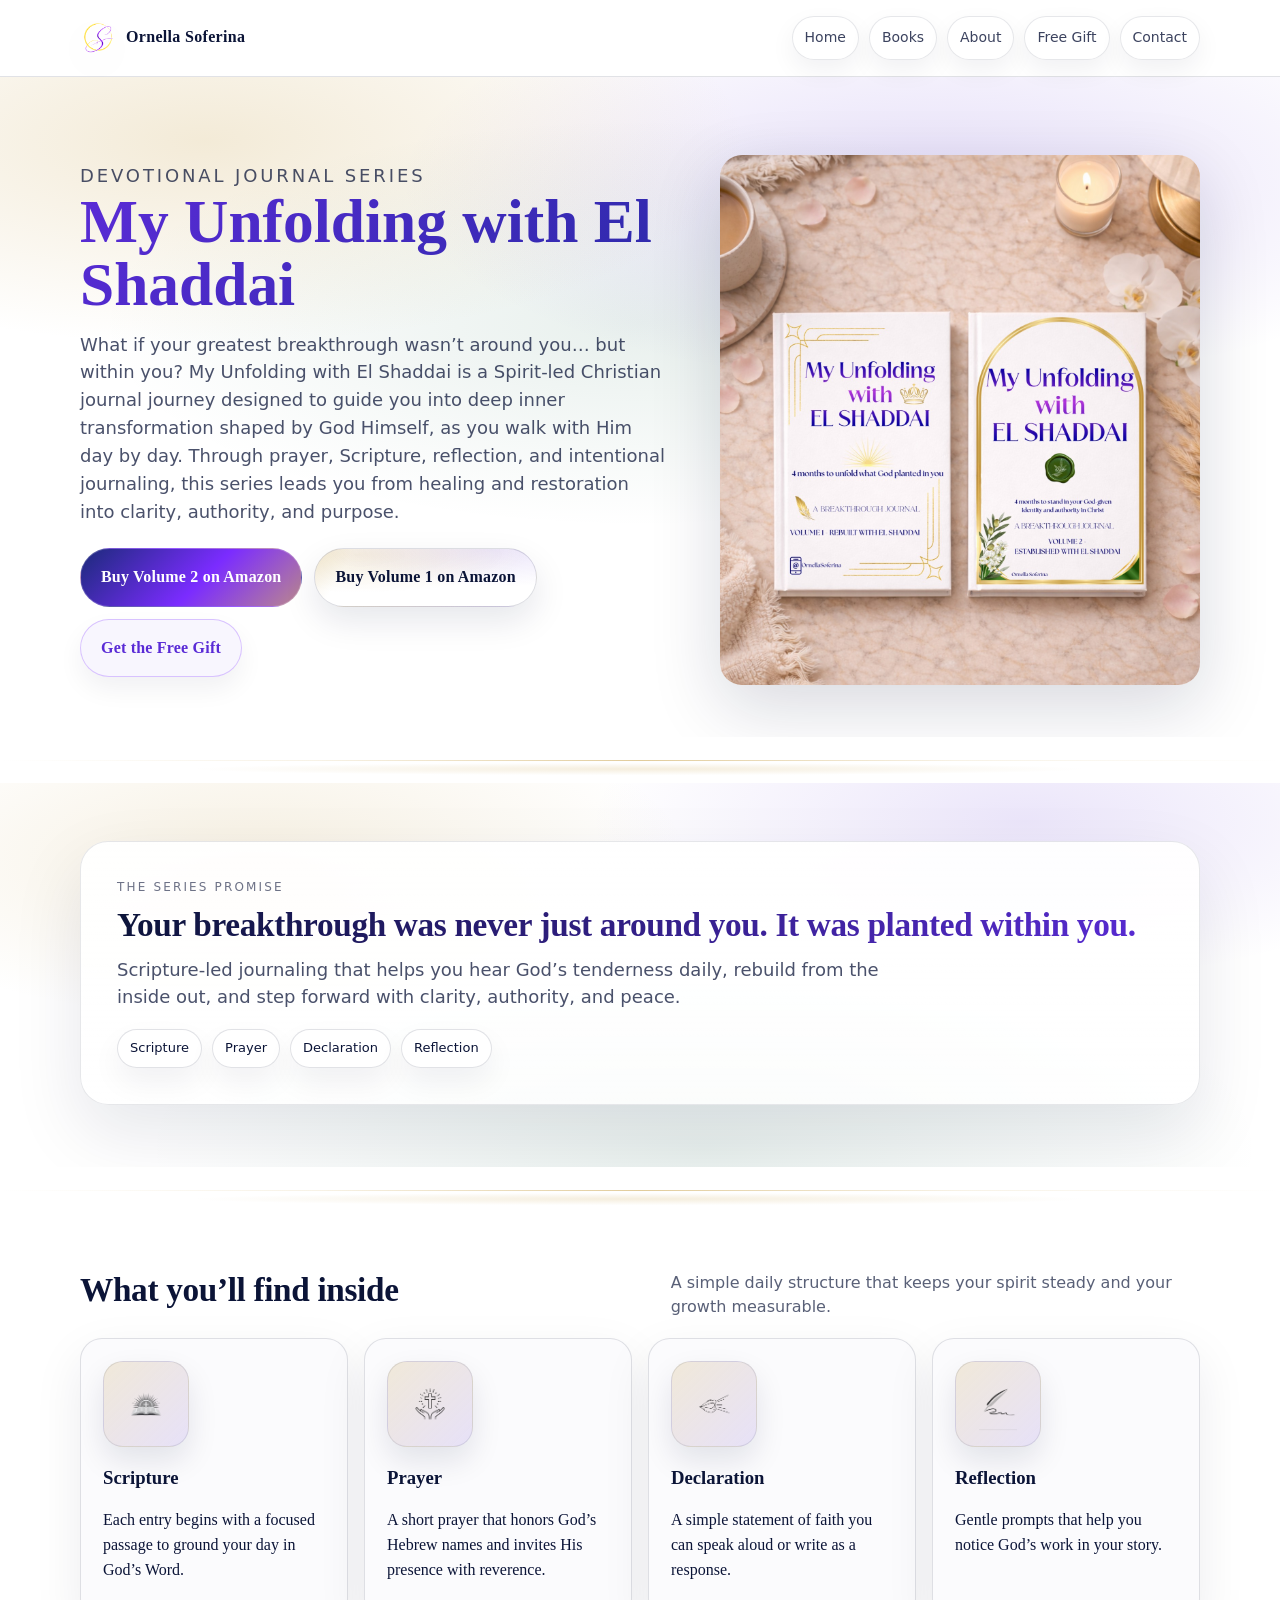
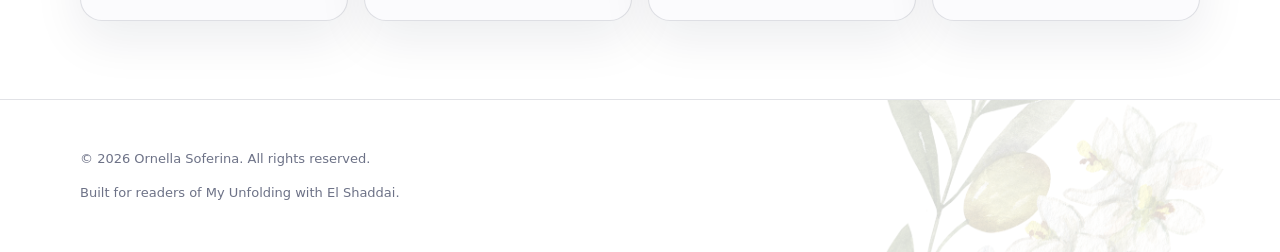
<file: index.html>
<!DOCTYPE html>
<html lang="en">
<head>
  <meta charset="UTF-8">
  <meta name="viewport" content="width=device-width, initial-scale=1">
  <title>My Unfolding with El Shaddai | Devotional Journal Series</title>

  <meta name="description" content="[Edit this description]">
  <meta name="keywords" content="Christian devotional journal, prayer, Scripture, reflection">

  <meta property="og:title" content="[Edit Open Graph title]">
  <meta property="og:description" content="[Edit Open Graph description]">
  <meta property="og:type" content="website">
  <meta property="og:url" content="[Edit site URL]">
  <meta property="og:image" content="assets/cover-volume1and2.png">

  <link rel="stylesheet" href="assets/style.css">
  <link rel="icon" href="assets/favicon.png" type="image/png">
  <link rel="apple-touch-icon" href="assets/favicon.png">
</head>

<body>
  <header class="site-header">
    <div class="wrapper nav">
      <div class="brand">
        <img class="brand-icon" src="assets/logo.png" alt="Ornella Soferina logo">
        Ornella Soferina
      </div>

      <nav class="nav-links" aria-label="Main navigation">
        <a href="index.html">Home</a>
        <a href="books.html">Books</a>
        <a href="about.html">About</a>
        <a href="free-gift.html">Free Gift</a>
        <a href="contact.html">Contact</a>
      </nav>
    </div>
  </header>

  <main>
    <section class="hero">
      <div class="wrapper hero-grid">
        <div>
          <p class="meta">Devotional Journal Series</p>
          <h1>My Unfolding with El Shaddai</h1>
          <p>
            What if your greatest breakthrough wasn’t around you… but within you?
            My Unfolding with El Shaddai is a Spirit-led Christian journal journey designed to guide you into deep inner transformation shaped by God Himself, as you walk with Him day by day.
            Through prayer, Scripture, reflection, and intentional journaling, this series leads you from healing and restoration into clarity, authority, and purpose.
          </p>

          <div class="cta-group">
            <a class="button primary" href="https://www.amazon.com/gp/product/B0GCTN8QTN">Buy Volume 2 on Amazon</a>
            <a class="button secondary" href="https://www.amazon.com/My-Unfolding-El-Shaddai-Rebuilt/dp/B0FBLYR233">Buy Volume 1 on Amazon</a>
            <a class="button ghost" href="free-gift.html">Get the Free Gift</a>
          </div>
        </div>

        <div class="card">
          <img src="assets/cover-volume1and2.png" alt="Cover for My Unfolding with El Shaddai, Volume 2">
        </div>
      </div>
    </section>

    <!-- Luxe gold line divider (CSS only) -->
    <div class="gold-line" aria-hidden="true"></div>

    <section class="section statement">
      <div class="wrapper">
        <div class="statement-card">
          <p class="kicker">THE SERIES PROMISE</p>
          <h2 class="statement-title">Your breakthrough was never just around you. It was planted within you.</h2>
          <p class="statement-text">
            Scripture-led journaling that helps you hear God’s tenderness daily, rebuild from the inside out,
            and step forward with clarity, authority, and peace.
          </p>

          <div class="pill-row">
            <span class="pill">Scripture</span>
            <span class="pill">Prayer</span>
            <span class="pill">Declaration</span>
            <span class="pill">Reflection</span>
          </div>
        </div>
      </div>
    </section>

    <!-- Luxe gold line divider (CSS only) -->
    <div class="gold-line" aria-hidden="true"></div>

    <section class="section features">
      <div class="wrapper">
        <div class="section-head">
          <h2>What you’ll find inside</h2>
          <p class="section-sub">A simple daily structure that keeps your spirit steady and your growth measurable.</p>
        </div>

        <div class="features-grid">
          <div class="card feature">
            <div class="feature-icon">
              <img src="assets/icon-scripture.png" alt="Scripture icon">
            </div>
            <h3>Scripture</h3>
            <p>Each entry begins with a focused passage to ground your day in God’s Word.</p>
          </div>

          <div class="card feature">
            <div class="feature-icon">
              <img src="assets/icon-prayer.png" alt="Prayer icon">
            </div>
            <h3>Prayer</h3>
            <p>A short prayer that honors God’s Hebrew names and invites His presence with reverence.</p>
          </div>

          <div class="card feature">
            <div class="feature-icon">
              <img src="assets/icon-declaration.png" alt="Declaration icon">
            </div>
            <h3>Declaration</h3>
            <p>A simple statement of faith you can speak aloud or write as a response.</p>
          </div>

          <div class="card feature">
            <div class="feature-icon">
              <img src="assets/icon-reflection.png" alt="Reflection icon">
            </div>
            <h3>Reflection</h3>
            <p>Gentle prompts that help you notice God’s work in your story.</p>
          </div>
        </div>
      </div>
    </section>
  </main>

<footer class="site-footer">
  <div class="wrapper">
    <p>© <span id="year"></span> Ornella Soferina. All rights reserved.</p>
    <p>Built for readers of My Unfolding with El Shaddai.</p>
  </div>
</footer>


  <script>
    document.getElementById("year").textContent = new Date().getFullYear();
  </script>
</body>
</html>
</file>
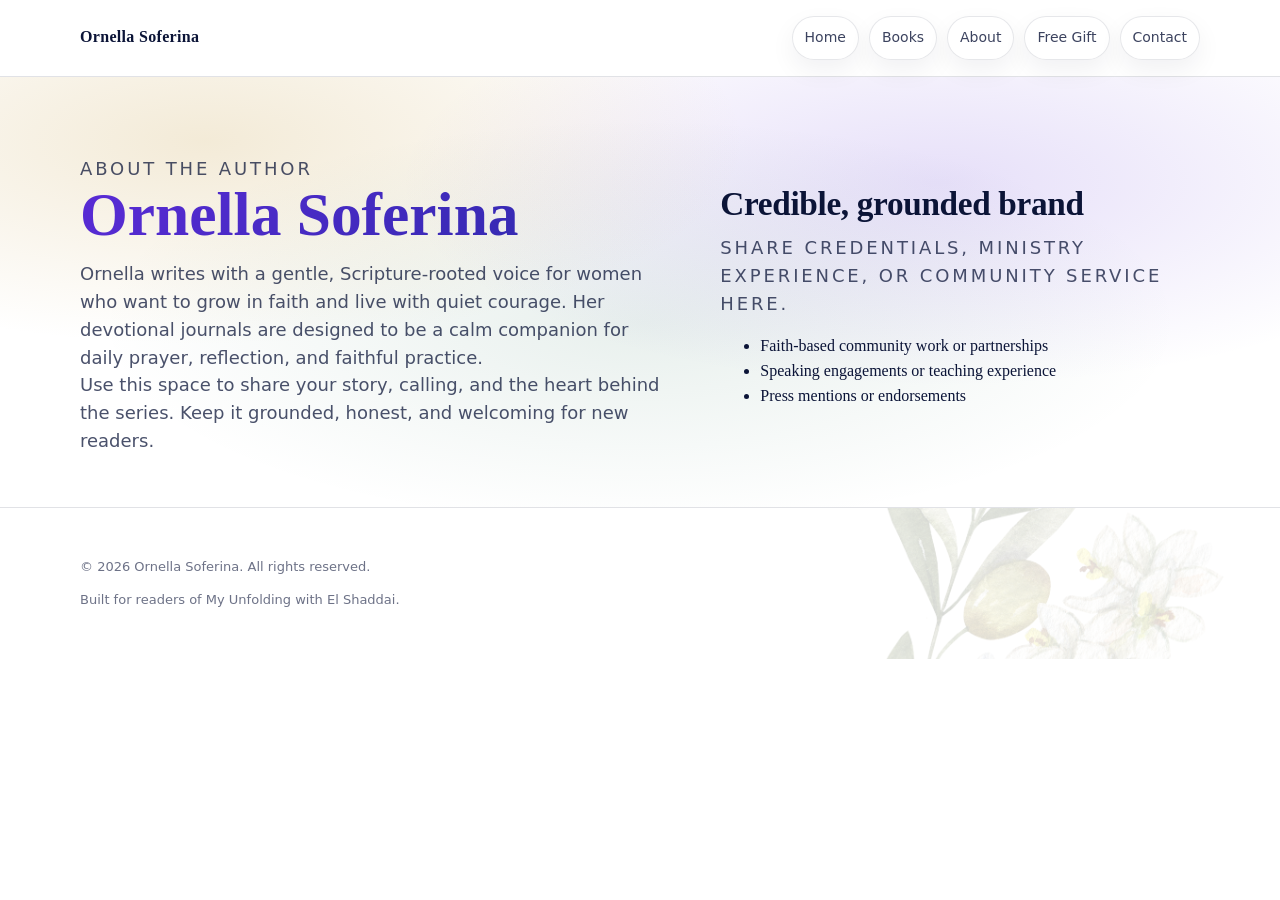
<file: about.html>
<!DOCTYPE html>
<html lang="en">
<head>
  <meta charset="UTF-8">
  <meta name="viewport" content="width=device-width, initial-scale=1">
  <title>About | Ornella Soferina</title>
  <meta name="description" content="[Edit this description]">
  <meta name="keywords" content="Christian author, devotional journaling">
  <meta property="og:title" content="[Edit Open Graph title]">
  <meta property="og:description" content="[Edit Open Graph description]">
  <meta property="og:type" content="website">
  <meta property="og:url" content="[Edit site URL]">
  <meta property="og:image" content="assets/cover-volume2.png">
  <link rel="stylesheet" href="assets/style.css">
  <link rel="icon" href="assets/favicon.png" type="image/png">
<link rel="apple-touch-icon" href="assets/favicon.png">
</head>
<body>
  <header class="site-header">
    <div class="wrapper nav">
      <div class="brand">Ornella Soferina</div>
      <nav class="nav-links" aria-label="Main navigation">
        <a href="index.html">Home</a>
        <a href="books.html">Books</a>
        <a href="about.html">About</a>
        <a href="free-gift.html">Free Gift</a>
        <a href="contact.html">Contact</a>
      </nav>
    </div>
  </header>

  <main>
    <section class="hero">
      <div class="wrapper hero-grid">
        <div>
          <p class="meta">About the Author</p>
          <h1>Ornella Soferina</h1>
          <p>Ornella writes with a gentle, Scripture-rooted voice for women who want to grow in faith and live with quiet courage. Her devotional journals are designed to be a calm companion for daily prayer, reflection, and faithful practice.</p>
          <p>Use this space to share your story, calling, and the heart behind the series. Keep it grounded, honest, and welcoming for new readers.</p>
        </div>
        <div class="card">
          <h2>Credible, grounded brand</h2>
          <p class="meta">Share credentials, ministry experience, or community service here.</p>
          <ul>
            <li>Faith-based community work or partnerships</li>
            <li>Speaking engagements or teaching experience</li>
            <li>Press mentions or endorsements</li>
          </ul>
        </div>
      </div>
    </section>
  </main>

  <footer class="site-footer">
    <div class="wrapper">
      <p>© <span id="year"></span> Ornella Soferina. All rights reserved.</p>
      <p>Built for readers of My Unfolding with El Shaddai.</p>
    </div>
  </footer>

  <script>
    document.getElementById("year").textContent = new Date().getFullYear();
  </script>
</body>
</html>
</file>
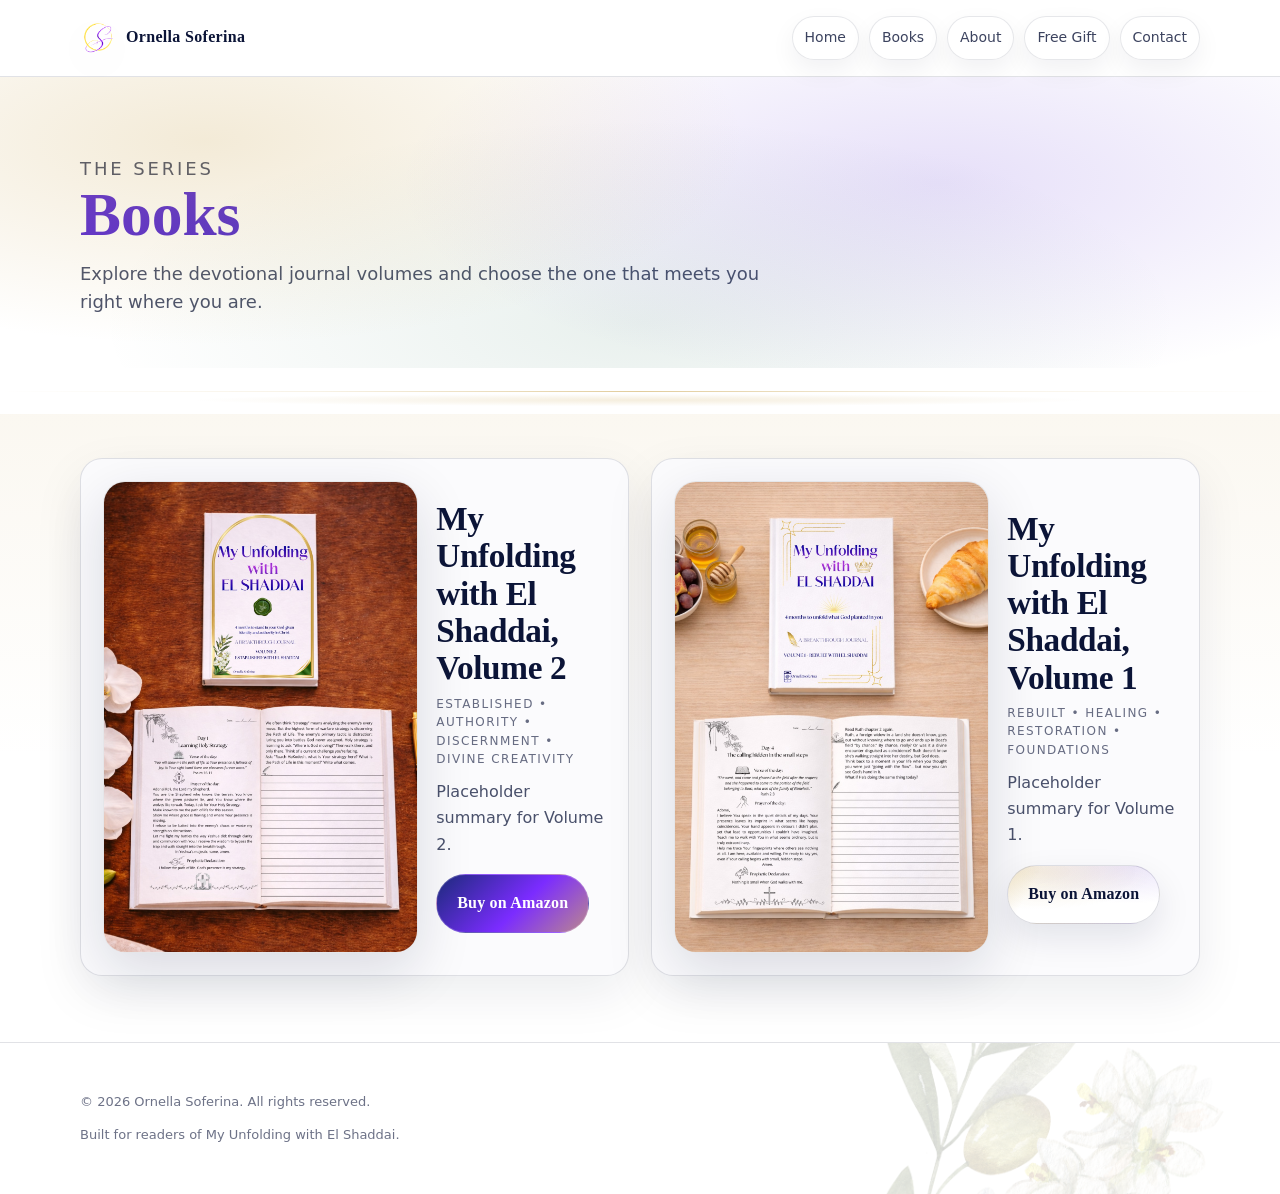
<file: books.html>
<!DOCTYPE html>
<html lang="en">
<head>
  <meta charset="UTF-8">
  <meta name="viewport" content="width=device-width, initial-scale=1">
  <title>Books | My Unfolding with El Shaddai</title>

  <meta name="description" content="[Edit this description]">
  <meta name="keywords" content="Christian devotional journal, book series">

  <meta property="og:title" content="[Edit Open Graph title]">
  <meta property="og:description" content="[Edit Open Graph description]">
  <meta property="og:type" content="website">
  <meta property="og:url" content="[Edit site URL]">
  <meta property="og:image" content="assets/cover-volume2.png">

  <link rel="stylesheet" href="assets/style.css">
  <link rel="icon" href="assets/favicon.png" type="image/png">
  <link rel="apple-touch-icon" href="assets/favicon.png">
</head>

<body>
  <header class="site-header">
    <div class="wrapper nav">
      <div class="brand">
        <img class="brand-icon" src="assets/logo.png" alt="Ornella Soferina logo">
        Ornella Soferina
      </div>

      <nav class="nav-links" aria-label="Main navigation">
        <a href="index.html">Home</a>
        <a href="books.html">Books</a>
        <a href="about.html">About</a>
        <a href="free-gift.html">Free Gift</a>
        <a href="contact.html">Contact</a>
      </nav>
    </div>
  </header>

  <main>
    <section class="hero">
      <div class="wrapper">
        <p class="meta">The Series</p>
        <h1>Books</h1>
        <p>Explore the devotional journal volumes and choose the one that meets you right where you are.</p>
      </div>
    </section>

    <div class="gold-line" aria-hidden="true"></div>

    <section class="section light">
      <div class="wrapper">
        <div class="book-grid">

          <!-- VOLUME 2 -->
          <article class="card book-card">
            <div class="book-cover">
              <img src="assets/cover-volume2.png" alt="Cover for My Unfolding with El Shaddai, Volume 2">
            </div>

            <div class="book-body">
              <h2 class="book-title">My Unfolding with El Shaddai, Volume 2</h2>
              <p class="book-kicker">Established • Authority • Discernment • Divine Creativity</p>
              <p class="book-summary">Placeholder summary for Volume 2.</p>

              <div class="book-actions">
                <a class="button primary" href="https://www.amazon.com/gp/product/B0GCTN8QTN">Buy on Amazon</a>
              </div>
            </div>
          </article>

          <!-- VOLUME 1 -->
          <article class="card book-card">
            <div class="book-cover">
              <img src="assets/cover-volume1.png" alt="Cover for My Unfolding with El Shaddai, Volume 1">
            </div>

            <div class="book-body">
              <h2 class="book-title">My Unfolding with El Shaddai, Volume 1</h2>
              <p class="book-kicker">Rebuilt • Healing • Restoration • Foundations</p>
              <p class="book-summary">Placeholder summary for Volume 1.</p>

              <div class="book-actions">
                <a class="button secondary" href="https://www.amazon.com/My-Unfolding-El-Shaddai-Rebuilt/dp/B0FBLYR233">Buy on Amazon</a>
              </div>
            </div>
          </article>

        </div>
      </div>
    </section>
  </main>

  <footer class="site-footer">
    <div class="wrapper">
      <p>© <span id="year"></span> Ornella Soferina. All rights reserved.</p>
      <p>Built for readers of My Unfolding with El Shaddai.</p>
    </div>
  </footer>

  <script>
    document.getElementById("year").textContent = new Date().getFullYear();
  </script>
</body>
</html>
</file>
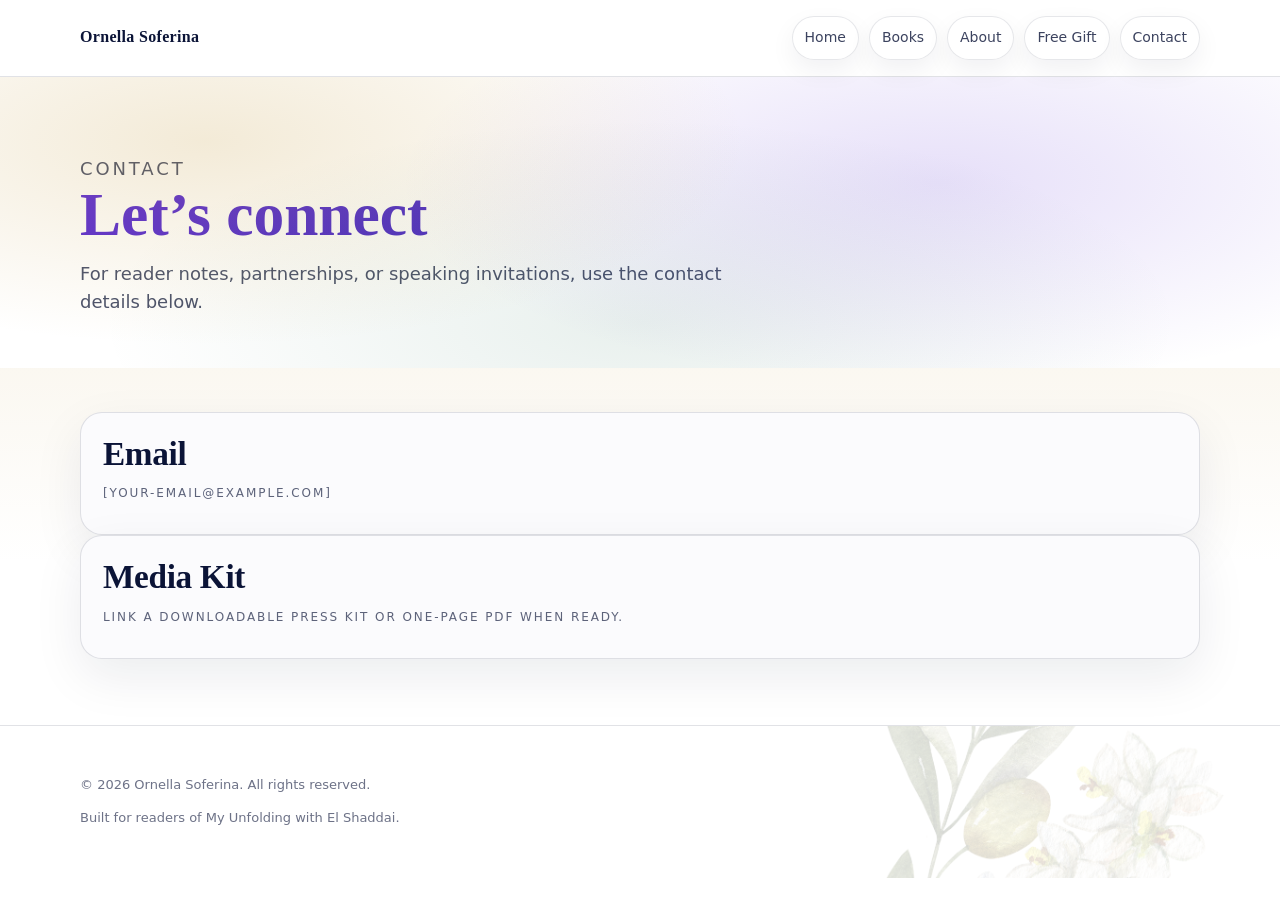
<file: contact.html>
<!DOCTYPE html>
<html lang="en">
<head>
  <meta charset="UTF-8">
  <meta name="viewport" content="width=device-width, initial-scale=1">
  <title>Contact | Ornella Soferina</title>
  <meta name="description" content="[Edit this description]">
  <meta name="keywords" content="Christian author contact">
  <meta property="og:title" content="[Edit Open Graph title]">
  <meta property="og:description" content="[Edit Open Graph description]">
  <meta property="og:type" content="website">
  <meta property="og:url" content="[Edit site URL]">
  <meta property="og:image" content="assets/cover-volume2.png">
  <link rel="stylesheet" href="assets/style.css">
  <link rel="icon" href="assets/favicon.png" type="image/png">
<link rel="apple-touch-icon" href="assets/favicon.png">
</head>
<body>
  <header class="site-header">
    <div class="wrapper nav">
      <div class="brand">Ornella Soferina</div>
      <nav class="nav-links" aria-label="Main navigation">
        <a href="index.html">Home</a>
        <a href="books.html">Books</a>
        <a href="about.html">About</a>
        <a href="free-gift.html">Free Gift</a>
        <a href="contact.html">Contact</a>
      </nav>
    </div>
  </header>

  <main>
    <section class="hero">
      <div class="wrapper">
        <p class="meta">Contact</p>
        <h1>Let’s connect</h1>
        <p>For reader notes, partnerships, or speaking invitations, use the contact details below.</p>
      </div>
    </section>

    <section class="section light">
      <div class="wrapper card-grid">
        <div class="card">
          <h2>Email</h2>
          <p class="meta">[your-email@example.com]</p>
        </div>
        <div class="card">
          <h2>Media Kit</h2>
          <p class="meta">Link a downloadable press kit or one-page PDF when ready.</p>
        </div>
      </div>
    </section>
  </main>

  <footer class="site-footer">
    <div class="wrapper">
      <p>© <span id="year"></span> Ornella Soferina. All rights reserved.</p>
      <p>Built for readers of My Unfolding with El Shaddai.</p>
    </div>
  </footer>

  <script>
    document.getElementById("year").textContent = new Date().getFullYear();
  </script>
</body>
</html>
</file>
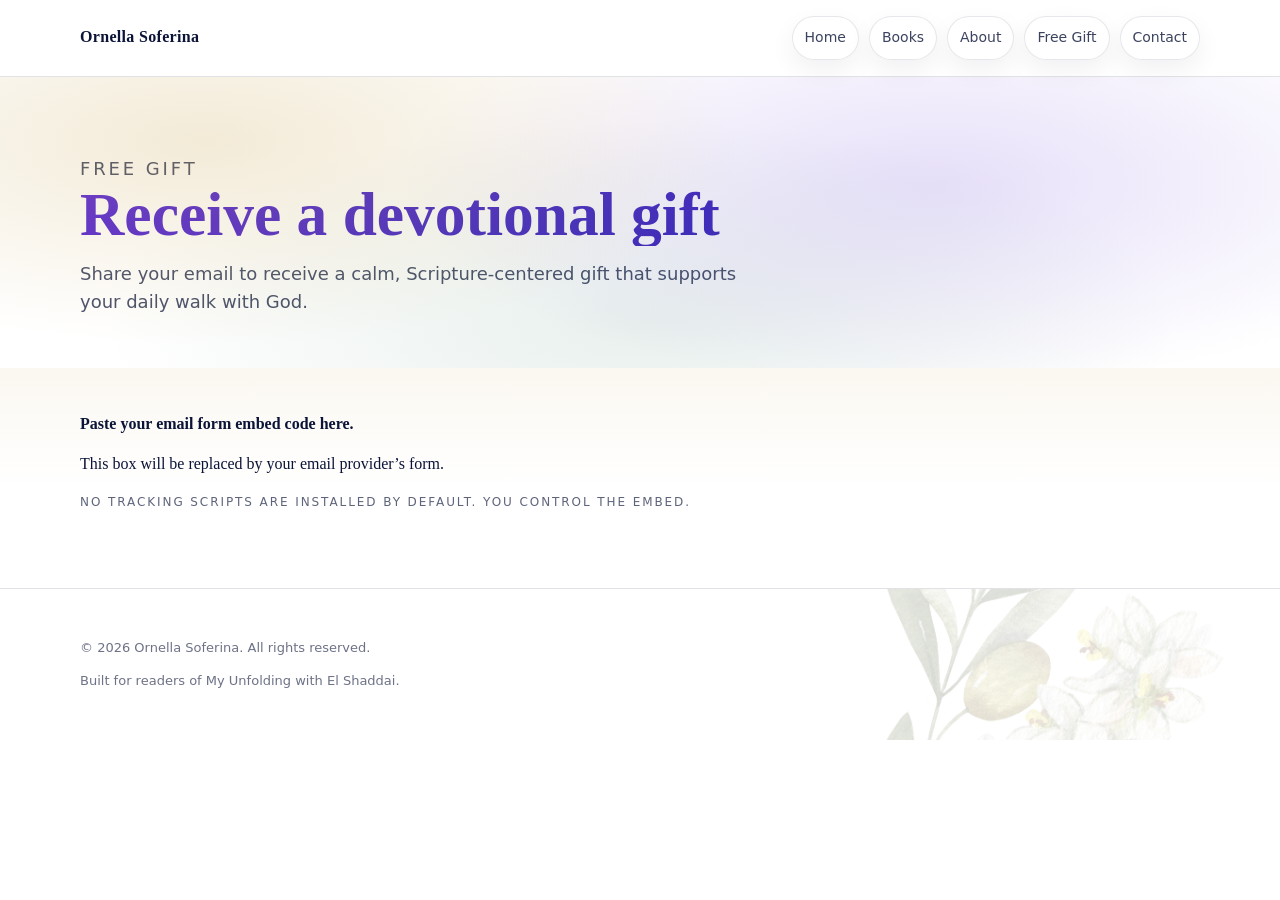
<file: free-gift.html>
<!DOCTYPE html>
<html lang="en">
<head>
  <meta charset="UTF-8">
  <meta name="viewport" content="width=device-width, initial-scale=1">
  <title>Free Gift | My Unfolding with El Shaddai</title>
  <meta name="description" content="[Edit this description]">
  <meta name="keywords" content="Free devotional gift, email signup">
  <meta property="og:title" content="[Edit Open Graph title]">
  <meta property="og:description" content="[Edit Open Graph description]">
  <meta property="og:type" content="website">
  <meta property="og:url" content="[Edit site URL]">
  <meta property="og:image" content="assets/cover-volume2.png">
  <link rel="stylesheet" href="assets/style.css">
  <link rel="icon" href="assets/favicon.png" type="image/png">
<link rel="apple-touch-icon" href="assets/favicon.png">
</head>
<body>
  <header class="site-header">
    <div class="wrapper nav">
      <div class="brand">Ornella Soferina</div>
      <nav class="nav-links" aria-label="Main navigation">
        <a href="index.html">Home</a>
        <a href="books.html">Books</a>
        <a href="about.html">About</a>
        <a href="free-gift.html">Free Gift</a>
        <a href="contact.html">Contact</a>
      </nav>
    </div>
  </header>

  <main>
    <section class="hero">
      <div class="wrapper">
        <p class="meta">Free Gift</p>
        <h1>Receive a devotional gift</h1>
        <p>Share your email to receive a calm, Scripture-centered gift that supports your daily walk with God.</p>
      </div>
    </section>

    <section class="section light">
      <div class="wrapper">
        <div class="embed-placeholder">
          <strong>Paste your email form embed code here.</strong>
          <p>This box will be replaced by your email provider’s form.</p>
        </div>
        <p class="meta" style="margin-top: 1rem;">No tracking scripts are installed by default. You control the embed.</p>
      </div>
    </section>
  </main>

  <footer class="site-footer">
    <div class="wrapper">
      <p>© <span id="year"></span> Ornella Soferina. All rights reserved.</p>
      <p>Built for readers of My Unfolding with El Shaddai.</p>
    </div>
  </footer>

  <script>
    document.getElementById("year").textContent = new Date().getFullYear();
  </script>
</body>
</html>
</file>
<file: assets/style.css>
:root{
  --bg:#ffffff;
  --ink:#0b1437;
  --muted:rgba(11,20,55,.74);

  --purple:#5a2bd6;
  --indigo:#2b2aa8;
  --gold:#c9a24a;

  --card:#fbfbfd;
  --border:rgba(11,20,55,.12);
  --shadow:0 18px 50px rgba(11,20,55,.08);
  --radius:22px;

  /* Luxe helpers */
  --glass: rgba(255,255,255,.78);
  --glass-strong: rgba(255,255,255,.88);
  --ring: 0 0 0 4px rgba(90,43,214,.14);
  --gold-edge: rgba(201,162,74,.35);
}

*{box-sizing:border-box}
html,body{margin:0;padding:0}
body{
  background:var(--bg);
  color:var(--ink);
  line-height:1.55;
  font-family: ui-serif, "Georgia", "Times New Roman", serif;
}

a{color:inherit;text-decoration:none}
img{max-width:100%;display:block}

.wrapper{
  width:min(1120px,92vw);
  margin:0 auto;
}

/* ===================================== */
/* HEADER + NAV */
/* ===================================== */
.site-header{
  position:sticky;
  top:0;
  z-index:50;
  background:rgba(255,255,255,.86);
  backdrop-filter:blur(12px);
  border-bottom:1px solid var(--border);
}

.nav{
  display:flex;
  align-items:center;
  justify-content:space-between;
  padding:16px 0;
  gap:16px;
}

.brand{
  display:flex;
  align-items:center;
  gap:10px;
  font-weight:750;
  letter-spacing:.02em;
}

.brand-icon{
  width:36px;
  height:36px;
  border-radius:10px;
  object-fit:contain;
  filter: drop-shadow(0 10px 18px rgba(11,20,55,.12));
}

.nav-links{
  display:flex;
  gap:10px;
  flex-wrap:wrap;
  font-family: ui-sans-serif, system-ui, -apple-system, Segoe UI, Roboto, Arial, sans-serif;
  font-size:14px;
  color:rgba(11,20,55,.80);
}

.nav-links a{
  padding:10px 12px;
  border-radius:999px;
  background: var(--glass);
  border: 1px solid rgba(11,20,55,.10);
  box-shadow: 0 10px 26px rgba(11,20,55,.06);
  transition: transform .15s ease, box-shadow .15s ease, background .15s ease, border-color .15s ease;
  white-space:nowrap;
}

.nav-links a:hover{
  transform: translateY(-1px);
  background: rgba(255,255,255,.92);
  border-color: var(--gold-edge);
  box-shadow: 0 14px 34px rgba(11,20,55,.10);
}

.nav-links a:focus-visible{
  outline:none;
  box-shadow: var(--ring), 0 14px 34px rgba(11,20,55,.10);
}

/* ===================================== */
/* HERO */
/* ===================================== */
.hero{
  position:relative;
  padding:78px 0 52px;
  overflow:hidden;
}

.hero::before{
  content:"";
  position:absolute;
  inset:-40px -40px auto -40px;
  height:520px;
  background:
    radial-gradient(900px 340px at 18% 20%, rgba(201,162,74,.22), transparent 60%),
    radial-gradient(900px 340px at 72% 28%, rgba(90,43,214,.15), transparent 60%),
    radial-gradient(900px 340px at 50% 55%, rgba(31,107,78,.10), transparent 60%);
  pointer-events:none;
}

.hero-grid{
  position:relative;
  display:grid;
  grid-template-columns: 1.1fr .9fr; /* makes image column larger */
  gap:40px;
  align-items:center;
}

.meta{
  font-family: ui-sans-serif, system-ui, -apple-system, Segoe UI, Roboto, Arial, sans-serif;
  letter-spacing:.16em;
  text-transform:uppercase;
  font-size:12px;
  color:rgba(11,20,55,.66);
  margin:0 0 10px;
}

h1{
  font-size:clamp(40px,4.8vw,66px);
  line-height:1.03;
  margin:0 0 14px;
  background:linear-gradient(135deg,var(--purple),var(--indigo));
  -webkit-background-clip:text;
  background-clip:text;
  color:transparent;
}

.hero p{
  font-family: ui-sans-serif, system-ui, -apple-system, Segoe UI, Roboto, Arial, sans-serif;
  font-size:18px;
  color:var(--muted);
  max-width:60ch;
  margin: 0;
}

.cta-group{
  display:flex;
  gap:12px;
  flex-wrap:wrap;
  margin-top:22px;
}

/* ===================================== */
/* BUTTONS */
/* ===================================== */
.button{
  display:inline-flex;
  align-items:center;
  justify-content:center;
  padding: 1rem 1.25rem;
  border-radius: 999px;
  font-weight: 800;
  letter-spacing: .2px;
  border: 1px solid rgba(255,255,255,.22);
  transition: transform .15s ease, box-shadow .15s ease, background .15s ease, border-color .15s ease;
}

.button:hover{
  transform: translateY(-1px);
  box-shadow: 0 14px 32px rgba(0,0,0,.18);
}

.button:focus-visible{
  outline:none;
  box-shadow: var(--ring), 0 14px 32px rgba(0,0,0,.18);
}

.button.primary{
  color:#fff;
  background: linear-gradient(135deg, #1b2a7a 0%, #7b2cff 55%, #d7b15a 120%);
}

.button.secondary{
  color: var(--ink);
  background:
    radial-gradient(140% 120% at 20% 10%, rgba(201,162,74,.18), transparent 55%),
    radial-gradient(140% 120% at 80% 0%, rgba(90,43,214,.12), transparent 55%),
    rgba(255,255,255,.92);
  border: 1px solid rgba(11,20,55,.14);
  box-shadow: 0 14px 34px rgba(11,20,55,.10);
  position: relative;
  overflow:hidden;
}

.button.secondary::after{
  content:"";
  position:absolute;
  inset:-40% -30%;
  background: linear-gradient(120deg, transparent 35%, rgba(201,162,74,.25), transparent 65%);
  transform: translateX(-42%);
  transition: transform .55s ease;
}

.button.secondary:hover::after{
  transform: translateX(32%);
}

.button.ghost{
  color:#5a2bd6;
  background: rgba(90,43,214,.04);
  border: 1px solid rgba(123,44,255,.26);
  box-shadow: 0 12px 26px rgba(11,20,55,.06);
}

.button.ghost:hover{
  background: rgba(90,43,214,.07);
  box-shadow: 0 18px 40px rgba(11,20,55,.12);
}

/* ===================================== */
/* CARDS */
/* ===================================== */
.card{
  background:var(--card);
  border:1px solid var(--border);
  border-radius:var(--radius);
  box-shadow:var(--shadow);
  padding:22px;
}

/* HERO COVER: BIG, HARMONIOUS */
.hero .card{
  padding: 0;
  background: transparent;
  border: none;
  box-shadow: none;
}

.hero .card img{
  width: 100%;
  height: auto;
  border-radius: 22px;
  border: none;
  box-shadow: 0 22px 70px rgba(11,20,55,.16);
  display:block;

  /* THIS is the “make it not tiny” control */
  max-width: 560px;
  margin-left: auto;
  margin-right: auto;

  /* keeps tall covers feeling luxurious */
  max-height: 680px;
  object-fit: cover;
}

/* ===================================== */
/* SECTIONS */
/* ===================================== */
.section{ padding:44px 0 66px; }

h2{
  font-size: clamp(28px, 2.6vw, 40px);
  line-height: 1.12;
  margin: 0 0 12px;
  letter-spacing: -.01em;
}
h3{ margin:0 0 8px; }

/* Luxe line divider */
.gold-line{
  width: 100vw;
  margin: 32px 0 22px;
  height: 1px;
  background: linear-gradient(90deg,
    transparent,
    rgba(201,162,74,.14),
    rgba(201,162,74,.55),
    rgba(201,162,74,.14),
    transparent
  );
  position: relative;
  left: 50%;
  transform: translateX(-50%);
}
.gold-line::after{
  content:"";
  display:block;
  width: 100vw;
  height: 18px;
  margin-top: -9px;
  background: radial-gradient(closest-side, rgba(201,162,74,.22), transparent 70%);
  opacity: .85;
}

/* ===================================== */
/* STATEMENT */
/* ===================================== */
.section.statement{
  padding: 58px 0 62px;
  position: relative;
  overflow: hidden;
}

.section.statement::before{
  content:"";
  position:absolute;
  inset:0;
  background:
    radial-gradient(700px 260px at 20% 20%, rgba(201,162,74,.16), transparent 62%),
    radial-gradient(700px 260px at 80% 10%, rgba(90,43,214,.12), transparent 62%),
    radial-gradient(900px 340px at 55% 95%, rgba(31,107,78,.10), transparent 62%);
  pointer-events:none;
}

.statement-card{
  position: relative;
  background: linear-gradient(180deg, rgba(255,255,255,.94), rgba(255,255,255,.78));
  border: 1px solid rgba(11,20,55,.10);
  border-radius: 28px;
  padding: 36px;
  box-shadow: 0 28px 70px rgba(11,20,55,.10);
}

.kicker{
  font-family: ui-sans-serif, system-ui, -apple-system, Segoe UI, Roboto, Arial, sans-serif;
  letter-spacing: .18em;
  text-transform: uppercase;
  font-size: 12px;
  color: rgba(11,20,55,.60);
  margin: 0 0 10px;
}

.statement-title{
  margin: 0 0 12px;
  background: linear-gradient(135deg, var(--ink), var(--purple));
  -webkit-background-clip:text;
  background-clip:text;
  color:transparent;
}

.statement-text{
  margin: 0;
  font-family: ui-sans-serif, system-ui, -apple-system, Segoe UI, Roboto, Arial, sans-serif;
  font-size: 18px;
  color: rgba(11,20,55,.74);
  max-width: 70ch;
}

.pill-row{
  display:flex;
  flex-wrap:wrap;
  gap:10px;
  margin-top:18px;
}

.pill{
  font-family: ui-sans-serif, system-ui, -apple-system, Segoe UI, Roboto, Arial, sans-serif;
  font-size: 13px;
  padding: 8px 12px;
  border-radius: 999px;
  border: 1px solid rgba(11,20,55,.12);
  background: rgba(255,255,255,.74);
  box-shadow: 0 14px 30px rgba(11,20,55,.06);
}

/* ===================================== */
/* FEATURES */
/* ===================================== */
.section.features{
  padding: 58px 0 78px;
}

.section-head{
  display:flex;
  align-items:flex-end;
  justify-content:space-between;
  gap:18px;
  margin-bottom: 18px;
}

.section-sub{
  margin: 0;
  font-family: ui-sans-serif, system-ui, -apple-system, Segoe UI, Roboto, Arial, sans-serif;
  color: rgba(11,20,55,.68);
  max-width: 52ch;
}

.features-grid{
  display: grid;
  gap: 16px;
  margin-top: 18px;
  grid-template-columns: repeat(2, 1fr);
}

.card.feature{
  overflow:hidden;
  transition: transform .18s ease, box-shadow .18s ease, border-color .18s ease;
}
.card.feature:hover{
  transform: translateY(-2px);
  box-shadow: 0 22px 54px rgba(11,20,55,.12);
  border-color: rgba(201,162,74,.32);
}

.feature-icon{
  width: 86px;
  height: 86px;
  border-radius: 20px;
  display: grid;
  place-items: center;
  margin-bottom: 16px;
  background: linear-gradient(135deg, rgba(201,162,74,.20), rgba(90,43,214,.12));
  border: 1px solid rgba(11,20,55,.10);
  box-shadow: 0 14px 30px rgba(11,20,55,.10);
  transition: transform .18s ease, box-shadow .18s ease;
}

.feature-icon img{
  width: 56px;
  height: 56px;
  object-fit: contain;
  opacity: .94;
  filter: contrast(1.05);
}

/* ===================================== */
/* FOOTER (olive overlay) */
/* ===================================== */
.site-footer{
  position: relative;
  border-top:1px solid var(--border);
  padding: 36px 0;
  color: rgba(11,20,55,.60);
  font-family: ui-sans-serif, system-ui, -apple-system, Segoe UI, Roboto, Arial, sans-serif;
  font-size: 13px;
  overflow:hidden;
}

.site-footer .wrapper{
  position: relative;
  z-index: 2;
}

.site-footer::before{
  content:"";
  position:absolute;
  inset:0;
  background: url("olive-branch.png") no-repeat;
  background-position: right -40px center;
  background-size: min(520px, 78vw);
  opacity:.18;
  pointer-events:none;
  z-index:1;
}

/* ===================================== */
/* RESPONSIVE */
/* ===================================== */
@media (max-width: 900px){
  .nav{
    padding: 14px 0;
    gap: 10px;
    flex-direction: column;
    align-items: flex-start;
  }

  .brand{ font-size: 18px; }
  .brand-icon{ width:40px; height:40px; border-radius:12px; }

  .nav-links{
    width: 100%;
    gap: 8px;
    overflow-x: auto;
    padding-bottom: 8px;
    -webkit-overflow-scrolling: touch;
  }

  .hero{
    padding: 56px 0 30px;
  }

  .hero-grid{
    grid-template-columns: 1fr;
    gap: 22px;
  }

  h1{ font-size: clamp(34px, 9vw, 48px); }

  .hero p{
    font-size: 16.6px;
    line-height: 1.65;
  }

  .cta-group{
    flex-direction: column;
    align-items: stretch;
    gap: 10px;
  }

  .button{
    width: 100%;
    padding: 1.05rem 1.15rem;
    font-size: 15.6px;
    box-shadow: 0 10px 24px rgba(11,20,55,.10);
  }

  .hero .card img{
    max-width: 100%;
    max-height: 560px;
    border-radius: 20px;
  }

  .section{ padding: 34px 0 52px; }

  .section-head{
    flex-direction: column;
    align-items: flex-start;
  }

  .features-grid{
    grid-template-columns: 1fr;
  }

  .site-footer{
    padding: 30px 0;
  }

  .site-footer::before{
    background-position: right -160px center;
    background-size: min(380px, 92vw);
    opacity: .12;
  }
}

@media (min-width: 901px){
  .features-grid{
    grid-template-columns: repeat(4, 1fr);
  }

  /* allows cover to feel big without looking awkward */
  .hero-grid{
    gap: 54px;
  }
}

/* ===================================== */
/* BOOKS PAGE (make covers BIG + grid)   */
/* ===================================== */

.section.light{
  background: linear-gradient(180deg, rgba(201,162,74,.08), transparent 55%);
}

.book-grid{
  display: grid;
  gap: 18px;
  grid-template-columns: 1fr;
}

.book-card{
  display: grid;
  gap: 18px;
  align-items: center;
}

/* Big, clean cover with “real book” proportions */
.book-cover{
  border-radius: 22px;
  overflow: hidden;
  box-shadow: 0 18px 55px rgba(11,20,55,.14);
  border: 1px solid rgba(11,20,55,.10);
  background: rgba(255,255,255,.60);
}

.book-cover img{
  width: 100%;
  height: auto;
  display: block;

  /* THIS is the magic for “too small / weird padding PNGs” */
  aspect-ratio: 2 / 3;
  object-fit: cover;
}

.book-title{
  margin: 0 0 8px;
}

.book-kicker{
  margin: 0 0 10px;
  font-family: ui-sans-serif, system-ui, -apple-system, Segoe UI, Roboto, Arial, sans-serif;
  letter-spacing: .12em;
  text-transform: uppercase;
  font-size: 12px;
  color: rgba(11,20,55,.62);
}

.book-summary{
  margin: 0;
  font-family: ui-sans-serif, system-ui, -apple-system, Segoe UI, Roboto, Arial, sans-serif;
  color: rgba(11,20,55,.74);
  line-height: 1.65;
}

.book-actions{
  margin-top: 16px;
}

/* Desktop: two books side-by-side, each with cover + text */
@media (min-width: 901px){
  .book-grid{
    grid-template-columns: repeat(2, 1fr);
    gap: 22px;
  }

  .book-card {
    /* allocate ~60 % of the card width to the image */
    grid-template-columns: 1.3fr 0.7fr;
  }
}
</file>
